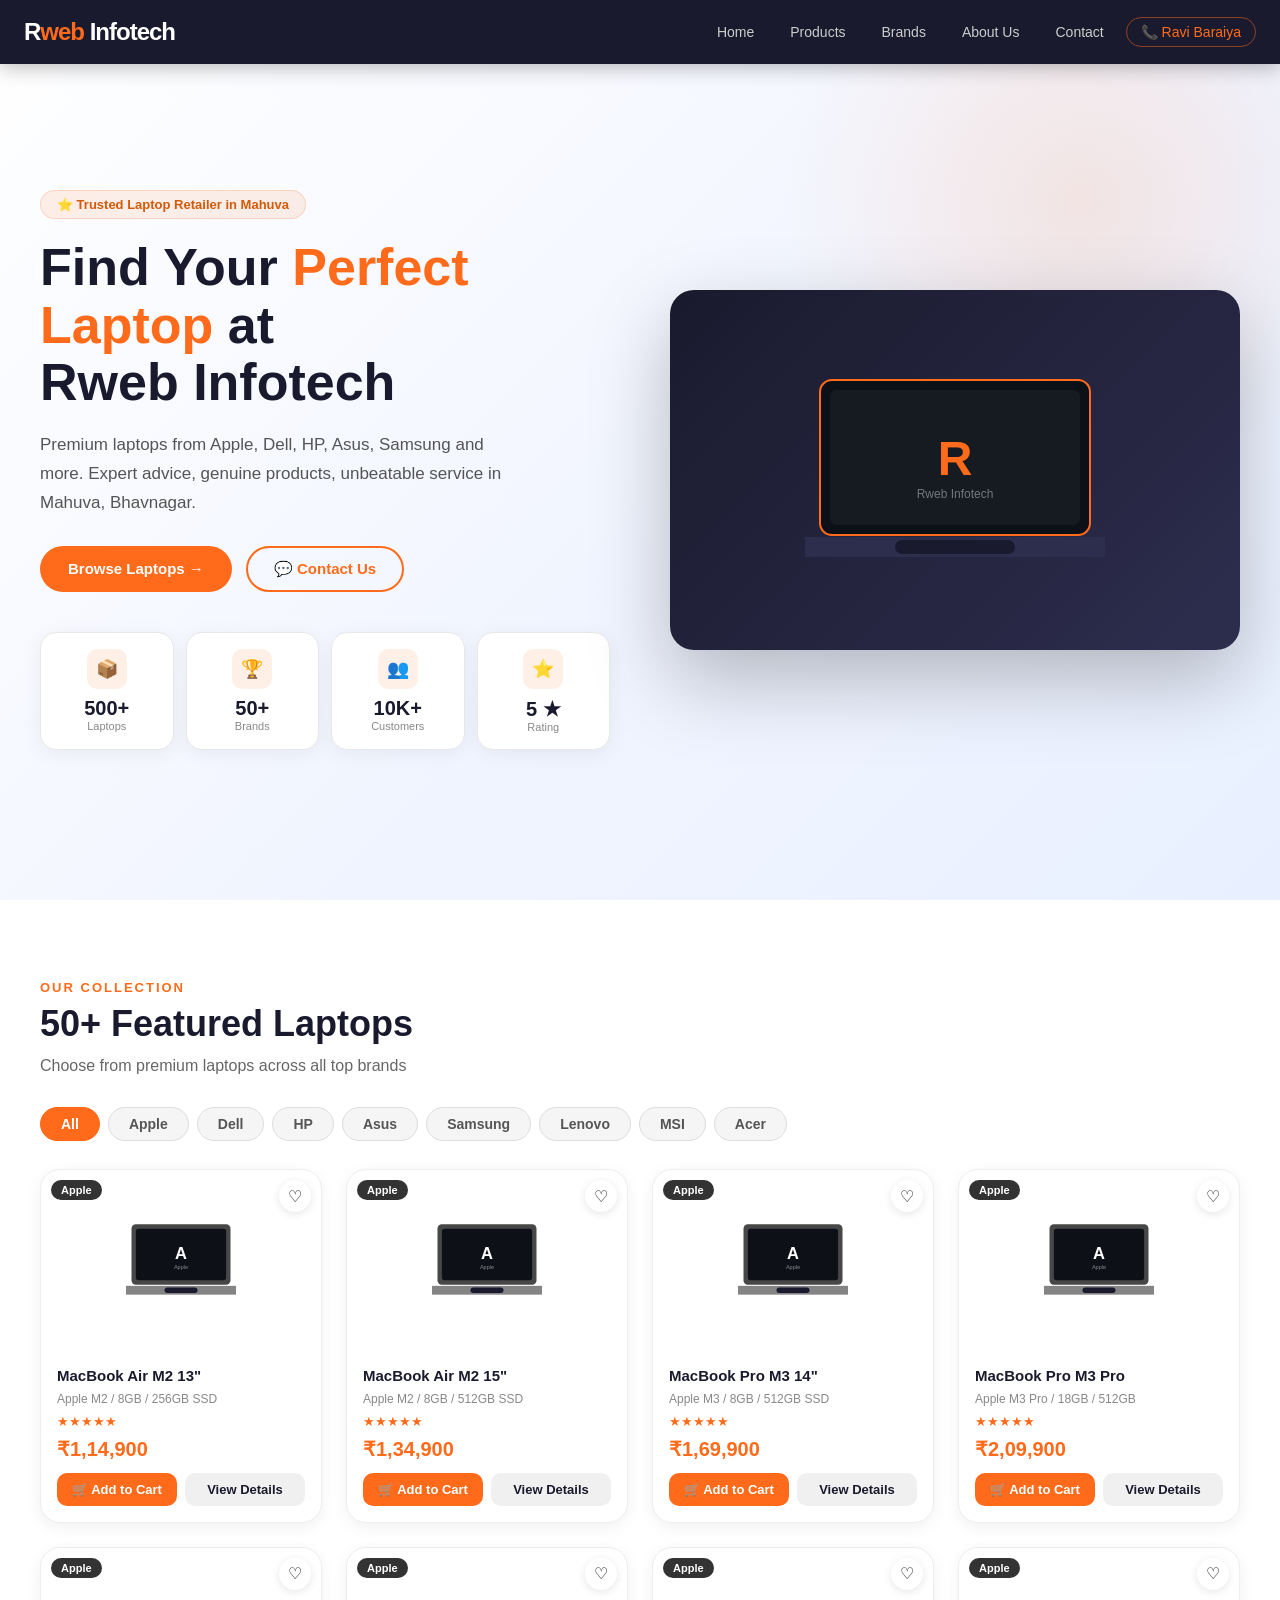
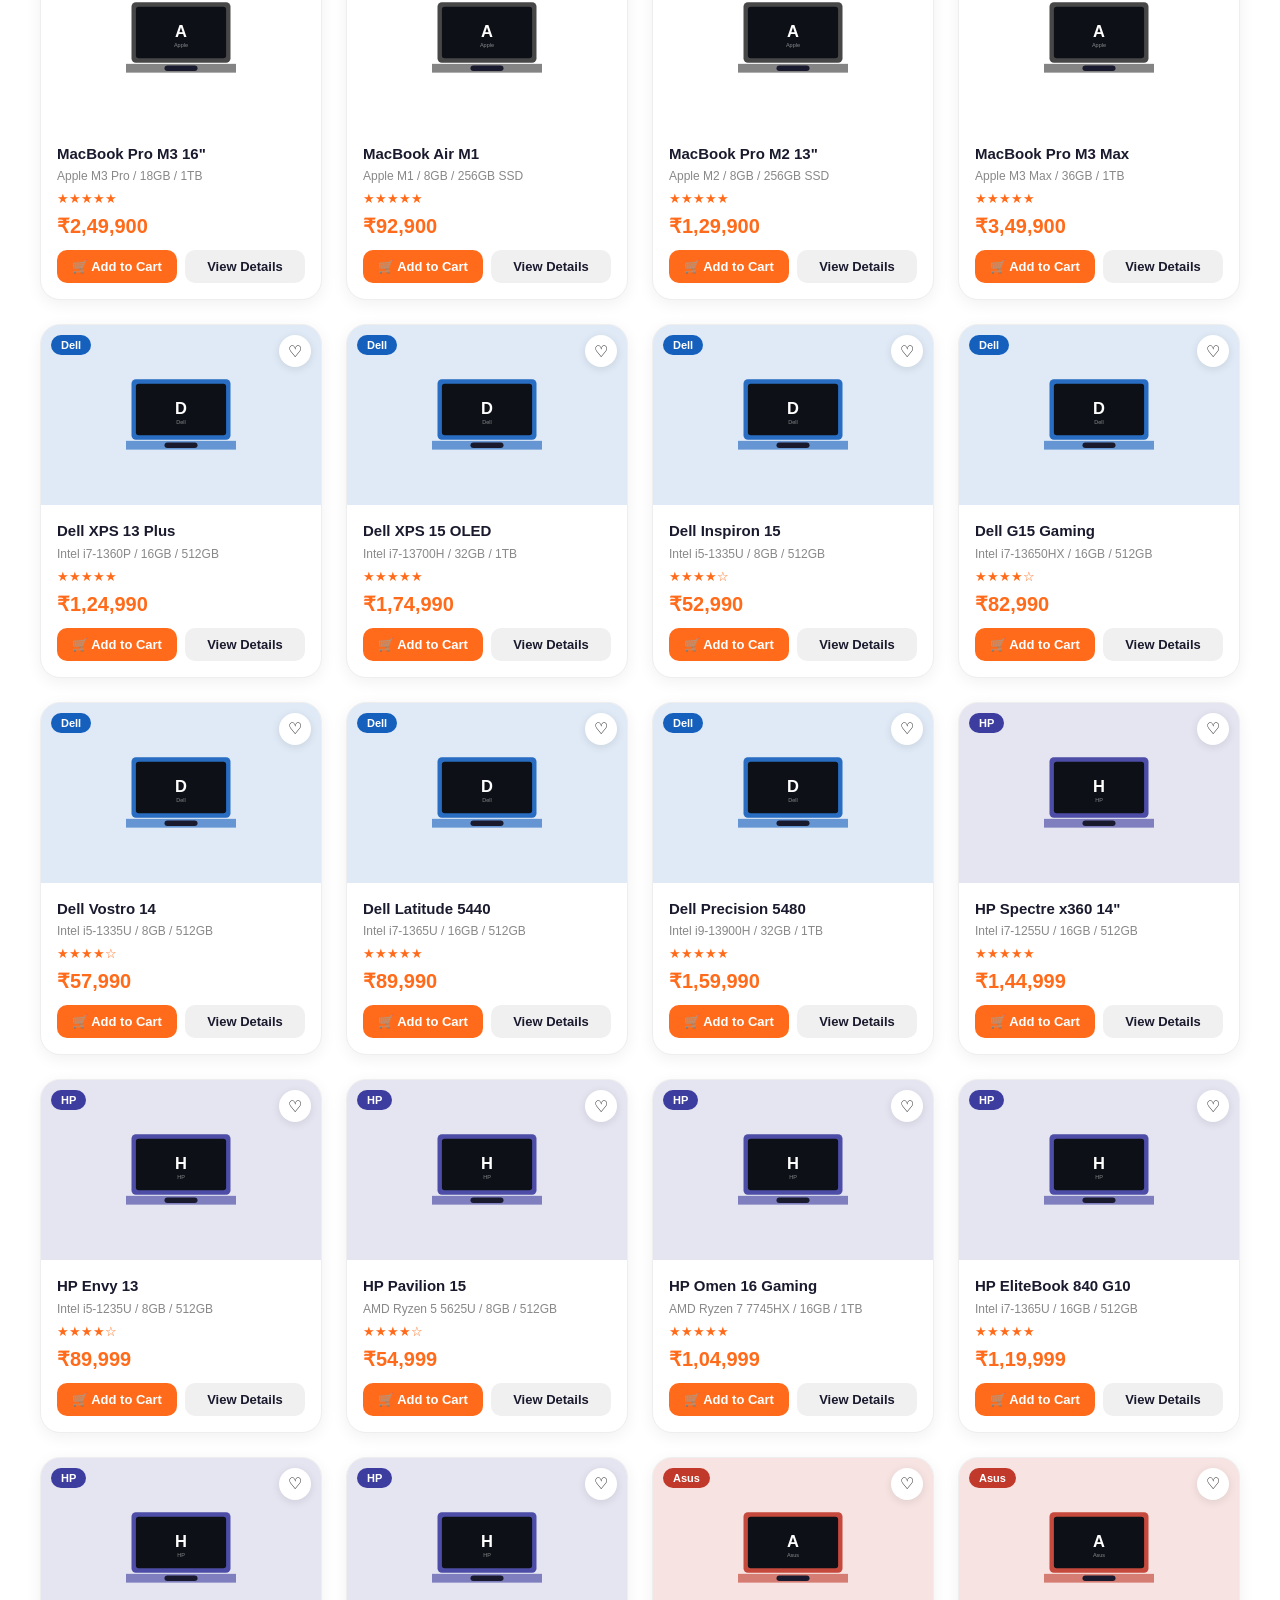
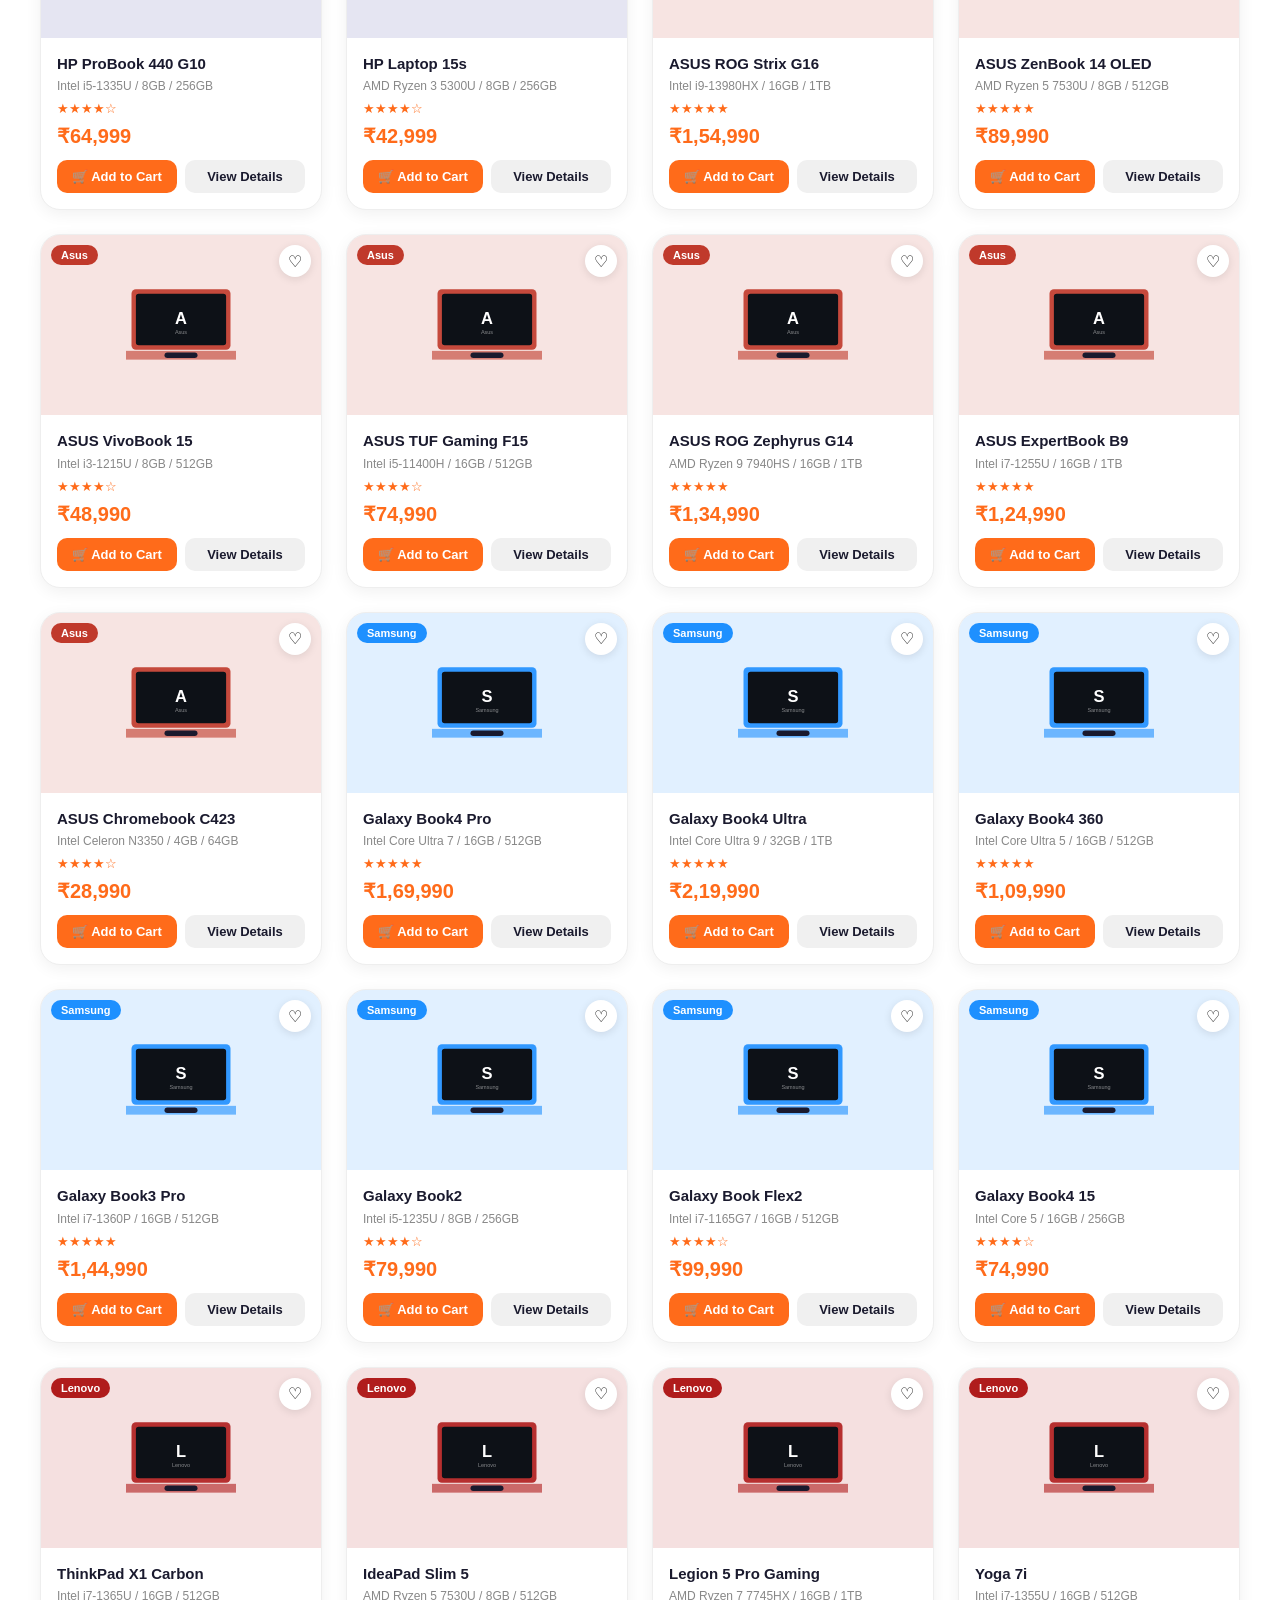
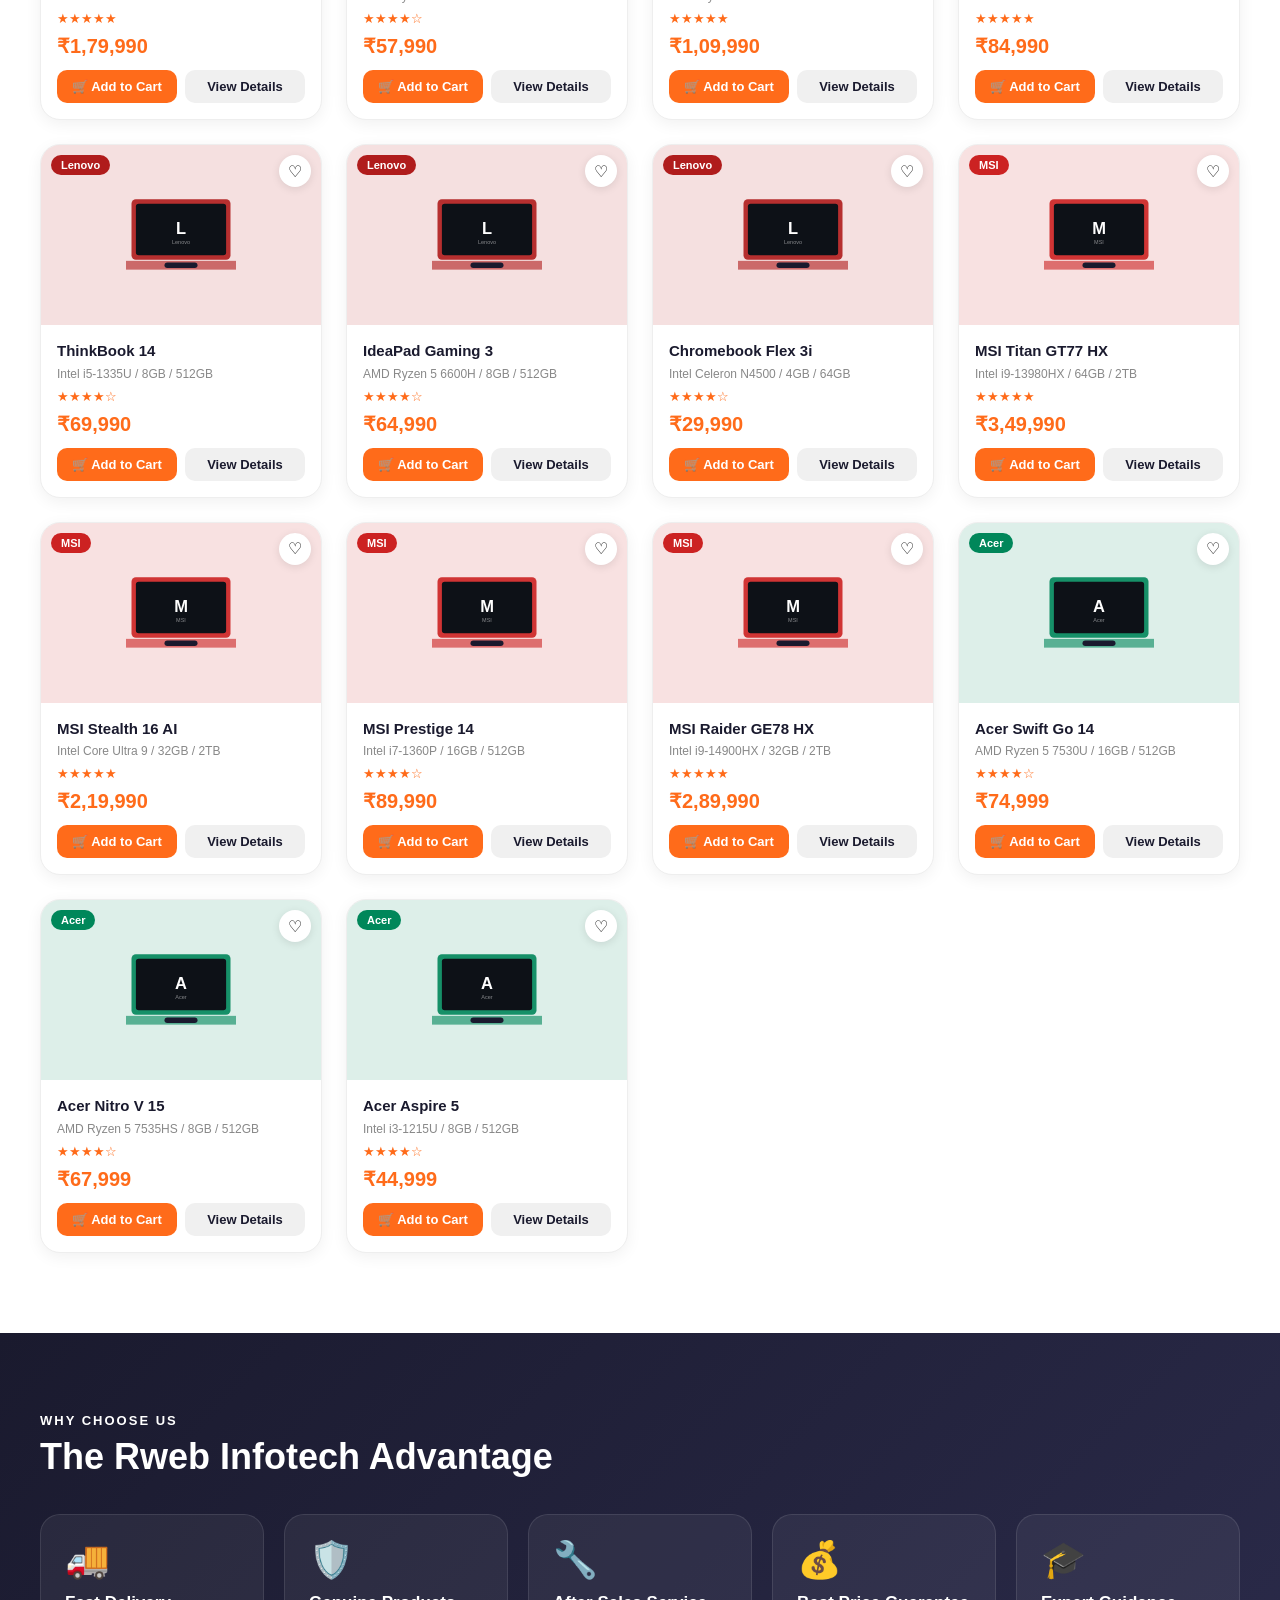
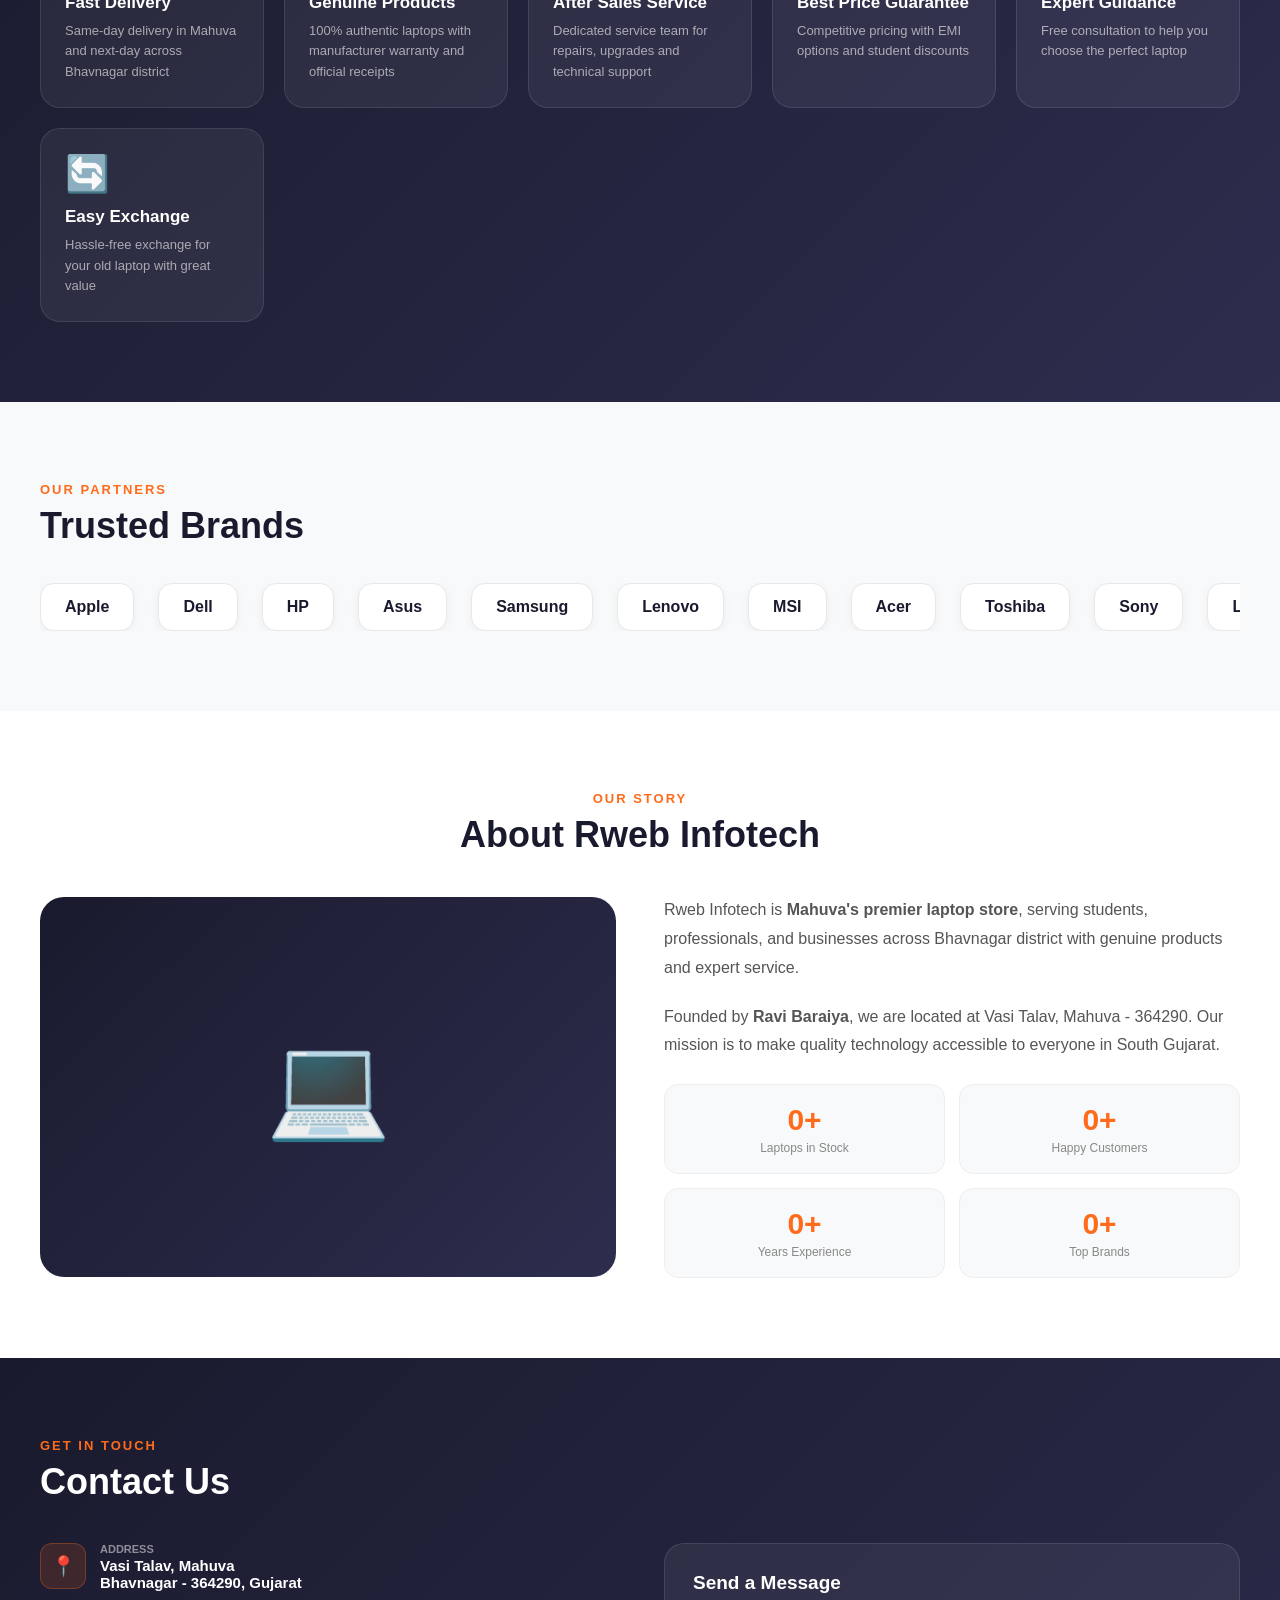
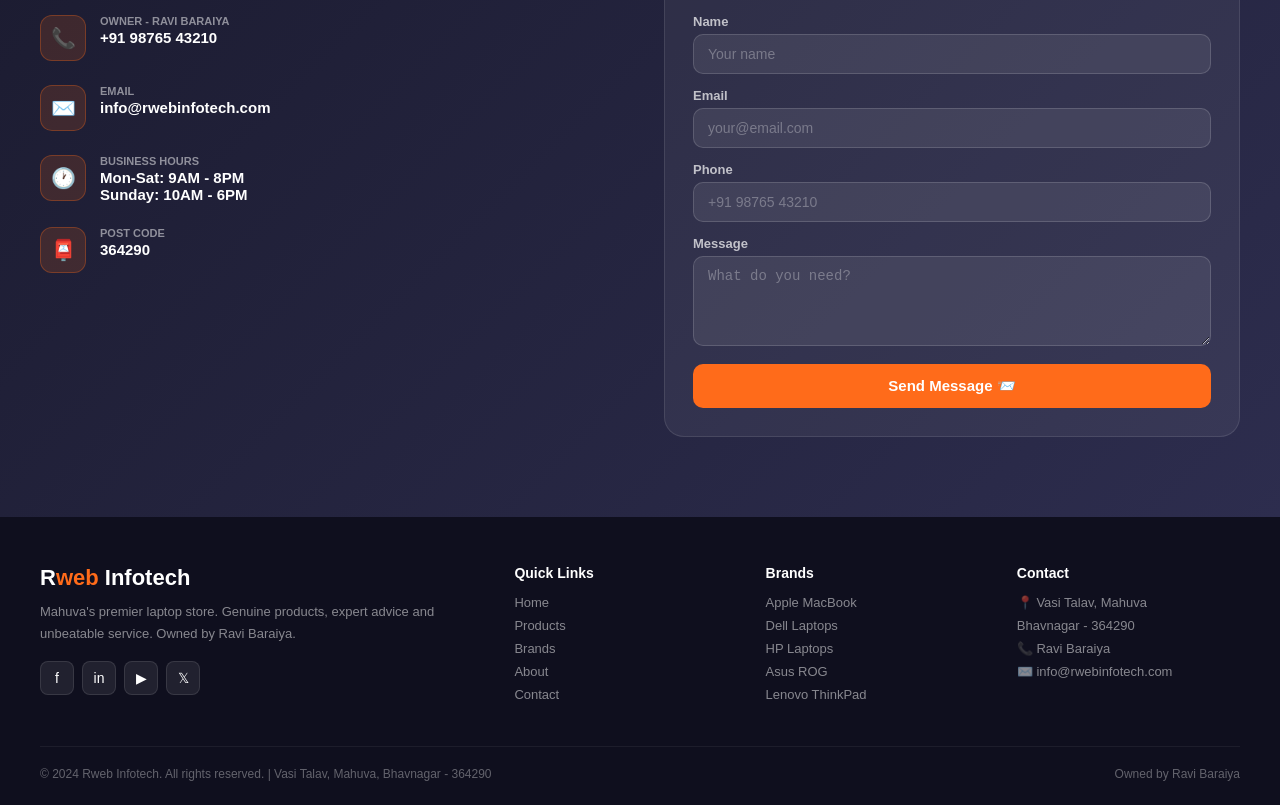
<file: src/frontend/public/rweb_infotech_offline.html>
<!DOCTYPE html>
<html lang="en">
<head>
<meta charset="UTF-8">
<meta name="viewport" content="width=device-width, initial-scale=1.0">
<title>Rweb Infotech - Mahuva's Premier Laptop Store</title>
<style>
*{margin:0;padding:0;box-sizing:border-box;}
body{font-family:'Segoe UI',Arial,sans-serif;background:#f8f9fa;color:#1a1a2e;}
a{text-decoration:none;color:inherit;}
nav{position:fixed;top:0;left:0;right:0;z-index:999;background:#1a1a2e;padding:0 24px;height:64px;display:flex;align-items:center;justify-content:space-between;box-shadow:0 2px 20px rgba(0,0,0,0.3);}
.nav-logo{font-size:24px;font-weight:900;color:#ff6b1a;letter-spacing:-1px;}
.nav-logo span{color:#fff;}
.nav-links{display:flex;gap:8px;align-items:center;}
.nav-links a{color:#ccc;font-size:14px;font-weight:500;padding:6px 14px;border-radius:20px;transition:all .2s;}
.nav-links a:hover{color:#ff6b1a;background:rgba(255,107,26,0.1);}
.nav-phone{color:#ff6b1a!important;font-size:13px;font-weight:700;padding:6px 14px;border:1px solid rgba(255,107,26,0.5);border-radius:20px;}
.hamburger{display:none;background:none;border:none;cursor:pointer;color:#fff;font-size:24px;}
.mobile-menu{display:none;background:#1a1a2e;padding:16px 24px;border-top:1px solid rgba(255,255,255,0.1);}
.mobile-menu a{display:block;color:#ccc;padding:10px 0;font-size:15px;border-bottom:1px solid rgba(255,255,255,0.05);}
@media(max-width:768px){.nav-links{display:none;}.hamburger{display:block;}.mobile-menu.open{display:block;}}
.hero{min-height:100vh;background:linear-gradient(135deg,#fff 0%,#f0f4ff 60%,#e8f0ff 100%);display:flex;align-items:center;padding:100px 24px 60px;position:relative;overflow:hidden;}
.hero-bg{position:absolute;top:-100px;right:-100px;width:600px;height:600px;background:radial-gradient(circle,rgba(255,107,26,0.12) 0%,transparent 70%);border-radius:50%;pointer-events:none;}
.hero-inner{max-width:1200px;margin:0 auto;display:grid;grid-template-columns:1fr 1fr;gap:60px;align-items:center;width:100%;position:relative;z-index:1;}
.hero-badge{display:inline-flex;align-items:center;gap:8px;background:rgba(255,107,26,0.1);color:#d45a0a;border:1px solid rgba(255,107,26,0.2);border-radius:999px;padding:6px 16px;font-size:13px;font-weight:700;margin-bottom:20px;}
.hero h1{font-size:52px;font-weight:900;line-height:1.1;margin-bottom:20px;color:#1a1a2e;}
.hero h1 span{color:#ff6b1a;}
.hero p{font-size:17px;color:#555;line-height:1.7;margin-bottom:28px;max-width:480px;}
.hero-btns{display:flex;gap:14px;flex-wrap:wrap;margin-bottom:40px;}
.btn-orange{display:inline-flex;align-items:center;gap:8px;background:#ff6b1a;color:#fff;padding:14px 28px;border-radius:999px;font-size:15px;font-weight:700;transition:all .2s;cursor:pointer;border:none;}
.btn-orange:hover{background:#e05800;transform:scale(1.03);}
.btn-outline{display:inline-flex;align-items:center;gap:8px;color:#ff6b1a;border:2px solid #ff6b1a;padding:12px 26px;border-radius:999px;font-size:15px;font-weight:700;transition:all .2s;cursor:pointer;background:transparent;}
.btn-outline:hover{background:rgba(255,107,26,0.08);}
.hero-stats{display:grid;grid-template-columns:repeat(4,1fr);gap:12px;}
.stat-card{background:#fff;border:1px solid #e8e8e8;border-radius:16px;padding:16px;text-align:center;box-shadow:0 4px 20px rgba(0,0,0,0.06);}
.stat-icon{width:40px;height:40px;background:rgba(255,107,26,0.1);border-radius:10px;display:flex;align-items:center;justify-content:center;margin:0 auto 8px;font-size:18px;}
.stat-val{font-size:20px;font-weight:900;color:#1a1a2e;}
.stat-lbl{font-size:11px;color:#888;}
section{padding:80px 24px;}
.section-inner{max-width:1200px;margin:0 auto;}
.section-label{color:#ff6b1a;font-size:13px;font-weight:700;text-transform:uppercase;letter-spacing:2px;margin-bottom:8px;}
.section-title{font-size:36px;font-weight:900;color:#1a1a2e;margin-bottom:12px;}
.section-sub{font-size:16px;color:#666;max-width:500px;}
#products{background:#fff;}
.brand-filters{display:flex;gap:8px;flex-wrap:wrap;margin:32px 0 28px;}
.filter-btn{padding:8px 20px;border-radius:999px;border:1px solid #ddd;background:#f5f5f5;color:#555;font-size:14px;font-weight:600;cursor:pointer;transition:all .2s;}
.filter-btn:hover,.filter-btn.active{background:#ff6b1a;color:#fff;border-color:#ff6b1a;}
.products-grid{display:grid;grid-template-columns:repeat(auto-fill,minmax(260px,1fr));gap:24px;}
.product-card{background:#fff;border:1px solid #eee;border-radius:20px;overflow:hidden;transition:all .25s;box-shadow:0 4px 16px rgba(0,0,0,0.06);display:flex;flex-direction:column;}
.product-card:hover{transform:translateY(-6px);box-shadow:0 16px 40px rgba(0,0,0,0.13);border-color:#ff6b1a;}
.product-img-wrap{position:relative;height:180px;display:flex;align-items:center;justify-content:center;overflow:hidden;}
.brand-tag{position:absolute;top:10px;left:10px;padding:4px 10px;border-radius:999px;font-size:11px;font-weight:700;color:#fff;}
.wishlist-btn{position:absolute;top:10px;right:10px;width:32px;height:32px;background:#fff;border-radius:50%;display:flex;align-items:center;justify-content:center;box-shadow:0 2px 8px rgba(0,0,0,0.1);cursor:pointer;font-size:16px;border:none;}
.product-body{padding:16px;flex:1;display:flex;flex-direction:column;}
.product-name{font-size:15px;font-weight:700;color:#1a1a2e;margin-bottom:6px;line-height:1.3;}
.product-spec{font-size:12px;color:#888;margin-bottom:8px;}
.product-price{font-size:20px;font-weight:900;color:#ff6b1a;margin-bottom:12px;}
.product-footer{display:flex;gap:8px;margin-top:auto;}
.btn-cart{flex:1;background:#ff6b1a;color:#fff;border:none;padding:9px;border-radius:10px;font-size:13px;font-weight:700;cursor:pointer;}
.btn-cart:hover{background:#e05800;}
.btn-view{flex:1;background:#f0f0f0;color:#1a1a2e;border:none;padding:9px;border-radius:10px;font-size:13px;font-weight:700;cursor:pointer;}
.btn-view:hover{background:#ddd;}
.rating{color:#ff6b1a;font-size:13px;margin-bottom:8px;}
.modal-overlay{display:none;position:fixed;inset:0;background:rgba(0,0,0,0.6);z-index:9999;align-items:center;justify-content:center;padding:16px;}
.modal-overlay.open{display:flex;}
.modal{background:#fff;border-radius:24px;max-width:760px;width:100%;max-height:90vh;overflow-y:auto;}
.modal-header{padding:24px 24px 0;display:flex;justify-content:space-between;align-items:center;}
.modal-header h2{font-size:20px;font-weight:800;color:#1a1a2e;}
.modal-close{width:36px;height:36px;background:#f0f0f0;border:none;border-radius:50%;cursor:pointer;font-size:18px;}
.modal-body{padding:24px;}
.modal-main{background:#f8f9fa;border-radius:16px;height:200px;display:flex;align-items:center;justify-content:center;margin-bottom:12px;}
.modal-thumbs{display:grid;grid-template-columns:repeat(4,1fr);gap:8px;margin-bottom:20px;}
.modal-thumb{background:#f8f9fa;border-radius:10px;height:80px;display:flex;align-items:center;justify-content:center;cursor:pointer;border:2px solid transparent;transition:border-color .2s;flex-direction:column;gap:4px;}
.modal-thumb.active{border-color:#ff6b1a;}
.thumb-label{font-size:10px;color:#888;}
.modal-price{font-size:28px;font-weight:900;color:#ff6b1a;margin-bottom:16px;}
.modal-specs{display:grid;grid-template-columns:1fr 1fr;gap:10px;}
.spec-item{background:#f8f9fa;border-radius:10px;padding:12px;}
.spec-label{font-size:11px;font-weight:700;text-transform:uppercase;color:#888;margin-bottom:2px;}
.spec-val{font-size:13px;font-weight:700;color:#1a1a2e;}
.modal-btns{display:flex;gap:12px;margin-top:20px;}
#features{background:linear-gradient(135deg,#1a1a2e 0%,#2d2d4e 100%);}
#features .section-title,#features .section-label{color:#fff;}
.features-grid{display:grid;grid-template-columns:repeat(auto-fit,minmax(220px,1fr));gap:20px;margin-top:36px;}
.feature-card{background:rgba(255,255,255,0.06);border:1px solid rgba(255,255,255,0.1);border-radius:20px;padding:24px;transition:all .2s;}
.feature-card:hover{background:rgba(255,107,26,0.1);border-color:rgba(255,107,26,0.4);transform:translateY(-4px);}
.feature-icon{font-size:36px;margin-bottom:12px;}
.feature-title{font-size:17px;font-weight:800;color:#fff;margin-bottom:8px;}
.feature-desc{font-size:13px;color:rgba(255,255,255,0.6);line-height:1.6;}
#brands{background:#f8f9fa;}
.brands-scroll{overflow:hidden;margin-top:36px;}
.brands-track{display:flex;gap:24px;animation:scroll-brands 20s linear infinite;width:max-content;}
.brand-pill{background:#fff;border:1px solid #e8e8e8;border-radius:14px;padding:14px 24px;font-size:16px;font-weight:800;color:#1a1a2e;white-space:nowrap;box-shadow:0 2px 10px rgba(0,0,0,0.05);}
@keyframes scroll-brands{0%{transform:translateX(0);}100%{transform:translateX(-50%);}}
#about{background:#fff;}
.about-grid{display:grid;grid-template-columns:1fr 1fr;gap:48px;align-items:center;margin-top:40px;}
.about-img-box{background:linear-gradient(135deg,#1a1a2e,#2d2d4e);border-radius:24px;height:380px;display:flex;align-items:center;justify-content:center;font-size:100px;}
.about-text p{font-size:16px;color:#555;line-height:1.8;margin-bottom:20px;}
.about-counters{display:grid;grid-template-columns:1fr 1fr;gap:14px;margin-top:24px;}
.counter-card{background:#f8f9fa;border-radius:14px;padding:18px;text-align:center;border:1px solid #eee;}
.counter-val{font-size:30px;font-weight:900;color:#ff6b1a;}
.counter-lbl{font-size:12px;color:#888;margin-top:4px;}
@media(max-width:768px){.about-grid{grid-template-columns:1fr;}.hero-inner{grid-template-columns:1fr;}.hero h1{font-size:36px;}.hero-stats{grid-template-columns:repeat(2,1fr);}}
#contact{background:linear-gradient(135deg,#1a1a2e 0%,#2d2d4e 100%);}
#contact .section-title{color:#fff;}
#contact .section-label{color:#ff6b1a;}
.contact-grid{display:grid;grid-template-columns:1fr 1fr;gap:48px;margin-top:40px;}
.contact-item{display:flex;align-items:flex-start;gap:14px;margin-bottom:24px;}
.contact-icon{width:46px;height:46px;background:rgba(255,107,26,0.15);border:1px solid rgba(255,107,26,0.3);border-radius:12px;display:flex;align-items:center;justify-content:center;font-size:20px;flex-shrink:0;}
.contact-detail .lbl{font-size:11px;color:rgba(255,255,255,0.5);text-transform:uppercase;font-weight:700;}
.contact-detail .val{font-size:15px;color:#fff;font-weight:600;margin-top:2px;}
.contact-form-box{background:rgba(255,255,255,0.06);border:1px solid rgba(255,255,255,0.1);border-radius:20px;padding:28px;}
.contact-form-box h3{font-size:19px;font-weight:800;color:#fff;margin-bottom:20px;}
.form-group{margin-bottom:14px;}
.form-group label{font-size:13px;color:rgba(255,255,255,0.7);font-weight:600;display:block;margin-bottom:5px;}
.form-input{width:100%;background:rgba(255,255,255,0.08);border:1px solid rgba(255,255,255,0.15);border-radius:10px;padding:11px 14px;color:#fff;font-size:14px;outline:none;}
.form-input::placeholder{color:rgba(255,255,255,0.3);}
.form-input:focus{border-color:#ff6b1a;}
textarea.form-input{resize:vertical;min-height:90px;}
.form-submit{width:100%;background:#ff6b1a;color:#fff;border:none;padding:13px;border-radius:10px;font-size:15px;font-weight:700;cursor:pointer;}
.form-submit:hover{background:#e05800;}
.form-success{display:none;background:rgba(34,197,94,0.1);border:1px solid rgba(34,197,94,0.3);border-radius:10px;padding:14px;color:#4ade80;font-weight:600;text-align:center;margin-top:14px;}
@media(max-width:768px){.contact-grid{grid-template-columns:1fr;}}
footer{background:#0f0f1e;padding:48px 24px 24px;}
.footer-inner{max-width:1200px;margin:0 auto;}
.footer-grid{display:grid;grid-template-columns:2fr 1fr 1fr 1fr;gap:28px;margin-bottom:36px;}
.footer-logo{font-size:22px;font-weight:900;color:#ff6b1a;margin-bottom:10px;}
.footer-logo span{color:#fff;}
.footer-brand p{font-size:13px;color:rgba(255,255,255,0.5);line-height:1.7;}
.footer-social{display:flex;gap:8px;margin-top:16px;}
.social-btn{width:34px;height:34px;background:rgba(255,255,255,0.08);border-radius:8px;display:flex;align-items:center;justify-content:center;color:#fff;font-size:14px;border:1px solid rgba(255,255,255,0.1);cursor:pointer;}
.social-btn:hover{background:#ff6b1a;}
.footer-col h4{font-size:14px;font-weight:700;color:#fff;margin-bottom:14px;}
.footer-col a{display:block;font-size:13px;color:rgba(255,255,255,0.5);margin-bottom:8px;}
.footer-col a:hover{color:#ff6b1a;}
.footer-bottom{border-top:1px solid rgba(255,255,255,0.06);padding-top:20px;display:flex;justify-content:space-between;flex-wrap:wrap;gap:10px;}
.footer-bottom p{font-size:12px;color:rgba(255,255,255,0.35);}
@media(max-width:768px){.footer-grid{grid-template-columns:1fr 1fr;}}
@media(max-width:480px){.footer-grid{grid-template-columns:1fr;}}
.scroll-top{position:fixed;bottom:24px;right:24px;width:44px;height:44px;background:#ff6b1a;color:#fff;border:none;border-radius:50%;font-size:20px;cursor:pointer;display:none;align-items:center;justify-content:center;box-shadow:0 4px 16px rgba(255,107,26,0.4);z-index:999;}
.scroll-top.show{display:flex;}
.toast{position:fixed;bottom:80px;right:24px;background:#1a1a2e;color:#fff;padding:12px 20px;border-radius:12px;font-size:14px;font-weight:600;z-index:9999;transform:translateY(20px);opacity:0;transition:all .3s;pointer-events:none;border-left:3px solid #ff6b1a;}
.toast.show{transform:translateY(0);opacity:1;}
</style>
</head>
<body>

<nav>
  <div class="nav-logo"><span>R</span>web <span style="color:#fff">Infotech</span></div>
  <div class="nav-links">
    <a href="#home">Home</a><a href="#products">Products</a><a href="#brands">Brands</a><a href="#about">About Us</a><a href="#contact">Contact</a>
    <a class="nav-phone" href="tel:+919876543210">📞 Ravi Baraiya</a>
  </div>
  <button class="hamburger" onclick="document.getElementById('mm').classList.toggle('open')">☰</button>
</nav>
<div class="mobile-menu" id="mm">
  <a href="#home">Home</a><a href="#products">Products</a><a href="#brands">Brands</a><a href="#about">About Us</a><a href="#contact">Contact</a>
  <a href="tel:+919876543210" style="color:#ff6b1a;font-weight:700">📞 Ravi Baraiya</a>
</div>

<!-- HERO -->
<div class="hero" id="home">
  <div class="hero-bg"></div>
  <div class="hero-inner">
    <div>
      <div class="hero-badge">⭐ Trusted Laptop Retailer in Mahuva</div>
      <h1>Find Your <span>Perfect<br>Laptop</span> at<br>Rweb Infotech</h1>
      <p>Premium laptops from Apple, Dell, HP, Asus, Samsung and more. Expert advice, genuine products, unbeatable service in Mahuva, Bhavnagar.</p>
      <div class="hero-btns">
        <a href="#products" class="btn-orange">Browse Laptops →</a>
        <a href="#contact" class="btn-outline">💬 Contact Us</a>
      </div>
      <div class="hero-stats">
        <div class="stat-card"><div class="stat-icon">📦</div><div class="stat-val">500+</div><div class="stat-lbl">Laptops</div></div>
        <div class="stat-card"><div class="stat-icon">🏆</div><div class="stat-val">50+</div><div class="stat-lbl">Brands</div></div>
        <div class="stat-card"><div class="stat-icon">👥</div><div class="stat-val">10K+</div><div class="stat-lbl">Customers</div></div>
        <div class="stat-card"><div class="stat-icon">⭐</div><div class="stat-val">5 ★</div><div class="stat-lbl">Rating</div></div>
      </div>
    </div>
    <div style="background:linear-gradient(135deg,#1a1a2e,#2d2d4e);border-radius:24px;height:360px;display:flex;align-items:center;justify-content:center;box-shadow:0 30px 80px rgba(0,0,0,0.25);">
      <svg width="300" height="200" viewBox="0 0 300 200">
        <rect x="15" y="10" width="270" height="155" rx="12" fill="#0d1117" stroke="#ff6b1a" stroke-width="2"/>
        <rect x="25" y="20" width="250" height="135" rx="7" fill="#161b22"/>
        <text x="150" y="105" text-anchor="middle" fill="#ff6b1a" font-size="48" font-weight="900" font-family="Arial">R</text>
        <text x="150" y="128" text-anchor="middle" fill="rgba(255,255,255,0.4)" font-size="12" font-family="Arial">Rweb Infotech</text>
        <rect x="0" y="167" width="300" height="20" rx="0" fill="#2d2d4e"/>
        <rect x="90" y="170" width="120" height="14" rx="7" fill="#1a1a2e"/>
      </svg>
    </div>
  </div>
</div>

<!-- PRODUCTS -->
<section id="products">
  <div class="section-inner">
    <div class="section-label">Our Collection</div>
    <div class="section-title">50+ Featured Laptops</div>
    <div class="section-sub">Choose from premium laptops across all top brands</div>
    <div class="brand-filters">
      <button class="filter-btn active" onclick="filterBrand('All',this)">All</button>
      <button class="filter-btn" onclick="filterBrand('Apple',this)">Apple</button>
      <button class="filter-btn" onclick="filterBrand('Dell',this)">Dell</button>
      <button class="filter-btn" onclick="filterBrand('HP',this)">HP</button>
      <button class="filter-btn" onclick="filterBrand('Asus',this)">Asus</button>
      <button class="filter-btn" onclick="filterBrand('Samsung',this)">Samsung</button>
      <button class="filter-btn" onclick="filterBrand('Lenovo',this)">Lenovo</button>
      <button class="filter-btn" onclick="filterBrand('MSI',this)">MSI</button>
      <button class="filter-btn" onclick="filterBrand('Acer',this)">Acer</button>
    </div>
    <div class="products-grid" id="grid"></div>
  </div>
</section>

<!-- FEATURES -->
<section id="features">
  <div class="section-inner">
    <div class="section-label">Why Choose Us</div>
    <div class="section-title" style="color:#fff">The Rweb Infotech Advantage</div>
    <div class="features-grid">
      <div class="feature-card"><div class="feature-icon">🚚</div><div class="feature-title">Fast Delivery</div><div class="feature-desc">Same-day delivery in Mahuva and next-day across Bhavnagar district</div></div>
      <div class="feature-card"><div class="feature-icon">🛡️</div><div class="feature-title">Genuine Products</div><div class="feature-desc">100% authentic laptops with manufacturer warranty and official receipts</div></div>
      <div class="feature-card"><div class="feature-icon">🔧</div><div class="feature-title">After Sales Service</div><div class="feature-desc">Dedicated service team for repairs, upgrades and technical support</div></div>
      <div class="feature-card"><div class="feature-icon">💰</div><div class="feature-title">Best Price Guarantee</div><div class="feature-desc">Competitive pricing with EMI options and student discounts</div></div>
      <div class="feature-card"><div class="feature-icon">🎓</div><div class="feature-title">Expert Guidance</div><div class="feature-desc">Free consultation to help you choose the perfect laptop</div></div>
      <div class="feature-card"><div class="feature-icon">🔄</div><div class="feature-title">Easy Exchange</div><div class="feature-desc">Hassle-free exchange for your old laptop with great value</div></div>
    </div>
  </div>
</section>

<!-- BRANDS -->
<section id="brands">
  <div class="section-inner">
    <div class="section-label">Our Partners</div>
    <div class="section-title">Trusted Brands</div>
    <div class="brands-scroll"><div class="brands-track" id="btrack"></div></div>
  </div>
</section>

<!-- ABOUT -->
<section id="about">
  <div class="section-inner">
    <div style="text-align:center"><div class="section-label">Our Story</div><div class="section-title">About Rweb Infotech</div></div>
    <div class="about-grid">
      <div class="about-img-box">💻</div>
      <div class="about-text">
        <p>Rweb Infotech is <strong>Mahuva's premier laptop store</strong>, serving students, professionals, and businesses across Bhavnagar district with genuine products and expert service.</p>
        <p>Founded by <strong>Ravi Baraiya</strong>, we are located at Vasi Talav, Mahuva - 364290. Our mission is to make quality technology accessible to everyone in South Gujarat.</p>
        <div class="about-counters">
          <div class="counter-card"><div class="counter-val" data-target="500">0+</div><div class="counter-lbl">Laptops in Stock</div></div>
          <div class="counter-card"><div class="counter-val" data-target="10000">0+</div><div class="counter-lbl">Happy Customers</div></div>
          <div class="counter-card"><div class="counter-val" data-target="8">0+</div><div class="counter-lbl">Years Experience</div></div>
          <div class="counter-card"><div class="counter-val" data-target="50">0+</div><div class="counter-lbl">Top Brands</div></div>
        </div>
      </div>
    </div>
  </div>
</section>

<!-- CONTACT -->
<section id="contact">
  <div class="section-inner">
    <div class="section-label">Get In Touch</div>
    <div class="section-title">Contact Us</div>
    <div class="contact-grid">
      <div>
        <div class="contact-item"><div class="contact-icon">📍</div><div class="contact-detail"><div class="lbl">Address</div><div class="val">Vasi Talav, Mahuva<br>Bhavnagar - 364290, Gujarat</div></div></div>
        <div class="contact-item"><div class="contact-icon">📞</div><div class="contact-detail"><div class="lbl">Owner - Ravi Baraiya</div><div class="val">+91 98765 43210</div></div></div>
        <div class="contact-item"><div class="contact-icon">✉️</div><div class="contact-detail"><div class="lbl">Email</div><div class="val">info@rwebinfotech.com</div></div></div>
        <div class="contact-item"><div class="contact-icon">🕐</div><div class="contact-detail"><div class="lbl">Business Hours</div><div class="val">Mon-Sat: 9AM - 8PM<br>Sunday: 10AM - 6PM</div></div></div>
        <div class="contact-item"><div class="contact-icon">📮</div><div class="contact-detail"><div class="lbl">Post Code</div><div class="val">364290</div></div></div>
      </div>
      <div class="contact-form-box">
        <h3>Send a Message</h3>
        <form onsubmit="submitForm(event)">
          <div class="form-group"><label>Name</label><input type="text" class="form-input" placeholder="Your name" required></div>
          <div class="form-group"><label>Email</label><input type="email" class="form-input" placeholder="your@email.com" required></div>
          <div class="form-group"><label>Phone</label><input type="tel" class="form-input" placeholder="+91 98765 43210"></div>
          <div class="form-group"><label>Message</label><textarea class="form-input" placeholder="What do you need?"></textarea></div>
          <button type="submit" class="form-submit">Send Message 📨</button>
          <div class="form-success" id="fsuccess">✅ Message sent! We will contact you soon.</div>
        </form>
      </div>
    </div>
  </div>
</section>

<!-- FOOTER -->
<footer>
  <div class="footer-inner">
    <div class="footer-grid">
      <div class="footer-brand">
        <div class="footer-logo"><span>R</span>web <span>Infotech</span></div>
        <p>Mahuva's premier laptop store. Genuine products, expert advice and unbeatable service. Owned by Ravi Baraiya.</p>
        <div class="footer-social">
          <div class="social-btn">f</div><div class="social-btn">in</div><div class="social-btn">▶</div><div class="social-btn">𝕏</div>
        </div>
      </div>
      <div class="footer-col"><h4>Quick Links</h4><a href="#home">Home</a><a href="#products">Products</a><a href="#brands">Brands</a><a href="#about">About</a><a href="#contact">Contact</a></div>
      <div class="footer-col"><h4>Brands</h4><a href="#">Apple MacBook</a><a href="#">Dell Laptops</a><a href="#">HP Laptops</a><a href="#">Asus ROG</a><a href="#">Lenovo ThinkPad</a></div>
      <div class="footer-col"><h4>Contact</h4><a href="#">📍 Vasi Talav, Mahuva</a><a href="#">Bhavnagar - 364290</a><a href="tel:+919876543210">📞 Ravi Baraiya</a><a href="#">✉️ info@rwebinfotech.com</a></div>
    </div>
    <div class="footer-bottom">
      <p>© 2024 Rweb Infotech. All rights reserved. | Vasi Talav, Mahuva, Bhavnagar - 364290</p>
      <p>Owned by Ravi Baraiya</p>
    </div>
  </div>
</footer>

<button class="scroll-top" id="stbtn" onclick="window.scrollTo({top:0,behavior:'smooth'})">↑</button>
<div class="toast" id="toast"></div>

<!-- MODAL -->
<div class="modal-overlay" id="overlay" onclick="if(event.target===this)closeModal()">
  <div class="modal">
    <div class="modal-header"><h2 id="mTitle">Details</h2><button class="modal-close" onclick="closeModal()">✕</button></div>
    <div class="modal-body">
      <div class="modal-main" id="mMain"></div>
      <div class="modal-thumbs" id="mThumbs"></div>
      <div class="modal-price" id="mPrice"></div>
      <div class="modal-specs" id="mSpecs"></div>
      <div class="modal-btns">
        <button class="btn-cart" style="flex:1;padding:13px;font-size:15px" onclick="addCart()">🛒 Add to Cart</button>
        <button class="btn-view" style="flex:1;padding:13px;font-size:15px" onclick="closeModal()">Close</button>
      </div>
    </div>
  </div>
</div>

<script>
const laptops=[
{id:1,brand:'Apple',name:'MacBook Air M2 13"',price:'₹1,14,900',spec:'Apple M2 / 8GB / 256GB SSD',r:5,proc:'Apple M2 8-core',ram:'8GB Unified',stor:'256GB SSD',disp:'13.6" Liquid Retina 2560x1664',bat:'18 hrs',wt:'1.24 kg',os:'macOS Ventura',ports:'2x USB-C, MagSafe'},
{id:2,brand:'Apple',name:'MacBook Air M2 15"',price:'₹1,34,900',spec:'Apple M2 / 8GB / 512GB SSD',r:5,proc:'Apple M2 8-core',ram:'8GB Unified',stor:'512GB SSD',disp:'15.3" Liquid Retina 2880x1864',bat:'18 hrs',wt:'1.51 kg',os:'macOS Ventura',ports:'2x USB-C, MagSafe'},
{id:3,brand:'Apple',name:'MacBook Pro M3 14"',price:'₹1,69,900',spec:'Apple M3 / 8GB / 512GB SSD',r:5,proc:'Apple M3 8-core CPU',ram:'8GB Unified',stor:'512GB SSD',disp:'14.2" Liquid Retina XDR',bat:'22 hrs',wt:'1.55 kg',os:'macOS Sonoma',ports:'3x Thunderbolt 4, HDMI, SD'},
{id:4,brand:'Apple',name:'MacBook Pro M3 Pro',price:'₹2,09,900',spec:'Apple M3 Pro / 18GB / 512GB',r:5,proc:'Apple M3 Pro 11-core',ram:'18GB Unified',stor:'512GB SSD',disp:'14.2" Liquid Retina XDR',bat:'18 hrs',wt:'1.61 kg',os:'macOS Sonoma',ports:'3x TB4, HDMI, SD, MagSafe'},
{id:5,brand:'Apple',name:'MacBook Pro M3 16"',price:'₹2,49,900',spec:'Apple M3 Pro / 18GB / 1TB',r:5,proc:'Apple M3 Pro 11-core',ram:'18GB Unified',stor:'1TB SSD',disp:'16.2" Liquid Retina XDR',bat:'22 hrs',wt:'2.14 kg',os:'macOS Sonoma',ports:'3x TB4, HDMI, SD, MagSafe'},
{id:6,brand:'Apple',name:'MacBook Air M1',price:'₹92,900',spec:'Apple M1 / 8GB / 256GB SSD',r:5,proc:'Apple M1 8-core',ram:'8GB Unified',stor:'256GB SSD',disp:'13.3" Retina 2560x1600',bat:'18 hrs',wt:'1.29 kg',os:'macOS Ventura',ports:'2x USB-C, MagSafe'},
{id:7,brand:'Apple',name:'MacBook Pro M2 13"',price:'₹1,29,900',spec:'Apple M2 / 8GB / 256GB SSD',r:5,proc:'Apple M2 8-core',ram:'8GB Unified',stor:'256GB SSD',disp:'13.3" Retina 2560x1600',bat:'20 hrs',wt:'1.4 kg',os:'macOS Ventura',ports:'2x TB4, MagSafe'},
{id:8,brand:'Apple',name:'MacBook Pro M3 Max',price:'₹3,49,900',spec:'Apple M3 Max / 36GB / 1TB',r:5,proc:'Apple M3 Max 16-core',ram:'36GB Unified',stor:'1TB SSD',disp:'16.2" Liquid Retina XDR',bat:'22 hrs',wt:'2.23 kg',os:'macOS Sonoma',ports:'3x TB4, HDMI, SD, MagSafe'},
{id:9,brand:'Dell',name:'Dell XPS 13 Plus',price:'₹1,24,990',spec:'Intel i7-1360P / 16GB / 512GB',r:5,proc:'Intel Core i7-1360P',ram:'16GB LPDDR5',stor:'512GB NVMe SSD',disp:'13.4" OLED Touch 2.8K',bat:'12 hrs',wt:'1.27 kg',os:'Windows 11 Home',ports:'2x TB4, USB-A'},
{id:10,brand:'Dell',name:'Dell XPS 15 OLED',price:'₹1,74,990',spec:'Intel i7-13700H / 32GB / 1TB',r:5,proc:'Intel Core i7-13700H',ram:'32GB DDR5',stor:'1TB NVMe SSD',disp:'15.6" OLED 3.5K Touch',bat:'13 hrs',wt:'1.86 kg',os:'Windows 11 Home',ports:'2x TB4, USB-A, SD'},
{id:11,brand:'Dell',name:'Dell Inspiron 15',price:'₹52,990',spec:'Intel i5-1335U / 8GB / 512GB',r:4,proc:'Intel Core i5-1335U',ram:'8GB DDR4',stor:'512GB SSD',disp:'15.6" FHD 1920x1080',bat:'8 hrs',wt:'1.65 kg',os:'Windows 11 Home',ports:'USB-A, USB-C, HDMI, SD'},
{id:12,brand:'Dell',name:'Dell G15 Gaming',price:'₹82,990',spec:'Intel i7-13650HX / 16GB / 512GB',r:4,proc:'Intel Core i7-13650HX',ram:'16GB DDR5',stor:'512GB SSD',disp:'15.6" FHD 165Hz',bat:'5 hrs',wt:'2.58 kg',os:'Windows 11 Home',ports:'USB-A, USB-C, HDMI, LAN'},
{id:13,brand:'Dell',name:'Dell Vostro 14',price:'₹57,990',spec:'Intel i5-1335U / 8GB / 512GB',r:4,proc:'Intel Core i5-1335U',ram:'8GB DDR4',stor:'512GB SSD',disp:'14" FHD Anti-glare',bat:'10 hrs',wt:'1.54 kg',os:'Windows 11 Pro',ports:'USB-A, USB-C, HDMI, RJ45'},
{id:14,brand:'Dell',name:'Dell Latitude 5440',price:'₹89,990',spec:'Intel i7-1365U / 16GB / 512GB',r:5,proc:'Intel Core i7-1365U',ram:'16GB DDR4',stor:'512GB SSD',disp:'14" FHD+ 1920x1200',bat:'12 hrs',wt:'1.48 kg',os:'Windows 11 Pro',ports:'TB4, USB-A, HDMI, RJ45'},
{id:15,brand:'Dell',name:'Dell Precision 5480',price:'₹1,59,990',spec:'Intel i9-13900H / 32GB / 1TB',r:5,proc:'Intel Core i9-13900H',ram:'32GB DDR5',stor:'1TB NVMe SSD',disp:'14" FHD+',bat:'8 hrs',wt:'1.58 kg',os:'Windows 11 Pro',ports:'TB4, USB-A, HDMI, SD'},
{id:16,brand:'HP',name:'HP Spectre x360 14"',price:'₹1,44,999',spec:'Intel i7-1255U / 16GB / 512GB',r:5,proc:'Intel Core i7-1255U',ram:'16GB LPDDR4x',stor:'512GB NVMe SSD',disp:'14" 2.8K OLED Touch 120Hz',bat:'17 hrs',wt:'1.54 kg',os:'Windows 11 Home',ports:'2x TB4, USB-A, microSD'},
{id:17,brand:'HP',name:'HP Envy 13',price:'₹89,999',spec:'Intel i5-1235U / 8GB / 512GB',r:4,proc:'Intel Core i5-1235U',ram:'8GB DDR4',stor:'512GB SSD',disp:'13.3" FHD OLED Touch',bat:'12 hrs',wt:'1.27 kg',os:'Windows 11 Home',ports:'USB-C, USB-A, HDMI, microSD'},
{id:18,brand:'HP',name:'HP Pavilion 15',price:'₹54,999',spec:'AMD Ryzen 5 5625U / 8GB / 512GB',r:4,proc:'AMD Ryzen 5 5625U',ram:'8GB DDR4',stor:'512GB SSD',disp:'15.6" FHD 250 nits',bat:'9 hrs',wt:'1.75 kg',os:'Windows 11 Home',ports:'USB-A, USB-C, HDMI, SD'},
{id:19,brand:'HP',name:'HP Omen 16 Gaming',price:'₹1,04,999',spec:'AMD Ryzen 7 7745HX / 16GB / 1TB',r:5,proc:'AMD Ryzen 7 7745HX',ram:'16GB DDR5',stor:'1TB NVMe SSD',disp:'16.1" QHD 165Hz',bat:'6 hrs',wt:'2.4 kg',os:'Windows 11 Home',ports:'USB-A, USB-C, HDMI 2.1, SD, LAN'},
{id:20,brand:'HP',name:'HP EliteBook 840 G10',price:'₹1,19,999',spec:'Intel i7-1365U / 16GB / 512GB',r:5,proc:'Intel Core i7-1365U',ram:'16GB DDR5',stor:'512GB SSD',disp:'14" FHD+ 1920x1200',bat:'12 hrs',wt:'1.38 kg',os:'Windows 11 Pro',ports:'2x TB4, USB-A, HDMI, SD'},
{id:21,brand:'HP',name:'HP ProBook 440 G10',price:'₹64,999',spec:'Intel i5-1335U / 8GB / 256GB',r:4,proc:'Intel Core i5-1335U',ram:'8GB DDR4',stor:'256GB SSD',disp:'14" FHD IPS Anti-glare',bat:'12 hrs',wt:'1.46 kg',os:'Windows 11 Pro',ports:'USB-A, USB-C, HDMI, RJ45'},
{id:22,brand:'HP',name:'HP Laptop 15s',price:'₹42,999',spec:'AMD Ryzen 3 5300U / 8GB / 256GB',r:4,proc:'AMD Ryzen 3 5300U',ram:'8GB DDR4',stor:'256GB SSD',disp:'15.6" FHD 250 nits',bat:'8 hrs',wt:'1.69 kg',os:'Windows 11 Home',ports:'USB-A, USB-C, HDMI, SD'},
{id:23,brand:'Asus',name:'ASUS ROG Strix G16',price:'₹1,54,990',spec:'Intel i9-13980HX / 16GB / 1TB',r:5,proc:'Intel Core i9-13980HX',ram:'16GB DDR5',stor:'1TB NVMe SSD',disp:'16" QHD+ 240Hz',bat:'5 hrs',wt:'2.5 kg',os:'Windows 11 Home',ports:'USB-A, USB-C, HDMI 2.1, SD, LAN'},
{id:24,brand:'Asus',name:'ASUS ZenBook 14 OLED',price:'₹89,990',spec:'AMD Ryzen 5 7530U / 8GB / 512GB',r:5,proc:'AMD Ryzen 5 7530U',ram:'8GB LPDDR4x',stor:'512GB SSD',disp:'14" 2.8K OLED 90Hz',bat:'10 hrs',wt:'1.39 kg',os:'Windows 11 Home',ports:'USB-C, USB-A, HDMI, microSD'},
{id:25,brand:'Asus',name:'ASUS VivoBook 15',price:'₹48,990',spec:'Intel i3-1215U / 8GB / 512GB',r:4,proc:'Intel Core i3-1215U',ram:'8GB DDR4',stor:'512GB SSD',disp:'15.6" FHD 250 nits',bat:'8 hrs',wt:'1.7 kg',os:'Windows 11 Home',ports:'USB-A, USB-C, HDMI'},
{id:26,brand:'Asus',name:'ASUS TUF Gaming F15',price:'₹74,990',spec:'Intel i5-11400H / 16GB / 512GB',r:4,proc:'Intel Core i5-11400H',ram:'16GB DDR4',stor:'512GB SSD',disp:'15.6" FHD 144Hz',bat:'8 hrs',wt:'2.3 kg',os:'Windows 11 Home',ports:'USB-A, USB-C, HDMI, RJ45'},
{id:27,brand:'Asus',name:'ASUS ROG Zephyrus G14',price:'₹1,34,990',spec:'AMD Ryzen 9 7940HS / 16GB / 1TB',r:5,proc:'AMD Ryzen 9 7940HS',ram:'16GB DDR5',stor:'1TB NVMe SSD',disp:'14" QHD+ 165Hz',bat:'10 hrs',wt:'1.65 kg',os:'Windows 11 Home',ports:'USB-A, USB-C, HDMI 2.1, SD'},
{id:28,brand:'Asus',name:'ASUS ExpertBook B9',price:'₹1,24,990',spec:'Intel i7-1255U / 16GB / 1TB',r:5,proc:'Intel Core i7-1255U',ram:'16GB LPDDR5',stor:'1TB SSD',disp:'14" FHD+ 1920x1200',bat:'16 hrs',wt:'0.88 kg',os:'Windows 11 Pro',ports:'2x TB4, USB-A, HDMI, microSD'},
{id:29,brand:'Asus',name:'ASUS Chromebook C423',price:'₹28,990',spec:'Intel Celeron N3350 / 4GB / 64GB',r:4,proc:'Intel Celeron N3350',ram:'4GB DDR4',stor:'64GB eMMC',disp:'14" FHD Anti-glare',bat:'10 hrs',wt:'1.45 kg',os:'Chrome OS',ports:'USB-A, USB-C, HDMI, microSD'},
{id:30,brand:'Samsung',name:'Galaxy Book4 Pro',price:'₹1,69,990',spec:'Intel Core Ultra 7 / 16GB / 512GB',r:5,proc:'Intel Core Ultra 7 155H',ram:'16GB LPDDR5',stor:'512GB NVMe SSD',disp:'16" 3K AMOLED 120Hz',bat:'22 hrs',wt:'1.55 kg',os:'Windows 11 Home',ports:'2x TB4, USB-A, HDMI, microSD'},
{id:31,brand:'Samsung',name:'Galaxy Book4 Ultra',price:'₹2,19,990',spec:'Intel Core Ultra 9 / 32GB / 1TB',r:5,proc:'Intel Core Ultra 9 185H',ram:'32GB LPDDR5',stor:'1TB NVMe SSD',disp:'16" 3K AMOLED 120Hz',bat:'18 hrs',wt:'1.86 kg',os:'Windows 11 Home',ports:'2x TB4, USB-A, HDMI, SD'},
{id:32,brand:'Samsung',name:'Galaxy Book4 360',price:'₹1,09,990',spec:'Intel Core Ultra 5 / 16GB / 512GB',r:5,proc:'Intel Core Ultra 5 125H',ram:'16GB LPDDR5',stor:'512GB SSD',disp:'13.3" FHD AMOLED Touch',bat:'21 hrs',wt:'1.19 kg',os:'Windows 11 Home',ports:'2x USB-C, USB-A, microSD'},
{id:33,brand:'Samsung',name:'Galaxy Book3 Pro',price:'₹1,44,990',spec:'Intel i7-1360P / 16GB / 512GB',r:5,proc:'Intel Core i7-1360P',ram:'16GB LPDDR5',stor:'512GB NVMe SSD',disp:'16" 3K AMOLED 120Hz',bat:'22 hrs',wt:'1.56 kg',os:'Windows 11 Home',ports:'TB4, USB-A, HDMI, microSD'},
{id:34,brand:'Samsung',name:'Galaxy Book2',price:'₹79,990',spec:'Intel i5-1235U / 8GB / 256GB',r:4,proc:'Intel Core i5-1235U',ram:'8GB DDR5',stor:'256GB NVMe SSD',disp:'15.6" FHD 1920x1080',bat:'17 hrs',wt:'1.59 kg',os:'Windows 11 Home',ports:'USB-C, USB-A, HDMI, SD'},
{id:35,brand:'Samsung',name:'Galaxy Book Flex2',price:'₹99,990',spec:'Intel i7-1165G7 / 16GB / 512GB',r:4,proc:'Intel Core i7-1165G7',ram:'16GB LPDDR4',stor:'512GB SSD',disp:'13.3" FHD QLED Touch 360°',bat:'20 hrs',wt:'1.11 kg',os:'Windows 11 Home',ports:'TB4, USB-A, microSD'},
{id:36,brand:'Samsung',name:'Galaxy Book4 15',price:'₹74,990',spec:'Intel Core 5 / 16GB / 256GB',r:4,proc:'Intel Core 5 120U',ram:'16GB LPDDR4',stor:'256GB SSD',disp:'15.6" FHD 1920x1080',bat:'18 hrs',wt:'1.59 kg',os:'Windows 11 Home',ports:'USB-C, USB-A, HDMI, microSD'},
{id:37,brand:'Lenovo',name:'ThinkPad X1 Carbon',price:'₹1,79,990',spec:'Intel i7-1365U / 16GB / 512GB',r:5,proc:'Intel Core i7-1365U',ram:'16GB LPDDR5',stor:'512GB NVMe SSD',disp:'14" 2.8K OLED 60Hz',bat:'15 hrs',wt:'1.12 kg',os:'Windows 11 Pro',ports:'2x TB4, USB-A, HDMI, microSD'},
{id:38,brand:'Lenovo',name:'IdeaPad Slim 5',price:'₹57,990',spec:'AMD Ryzen 5 7530U / 8GB / 512GB',r:4,proc:'AMD Ryzen 5 7530U',ram:'8GB DDR4',stor:'512GB SSD',disp:'15.6" FHD IPS',bat:'10 hrs',wt:'1.63 kg',os:'Windows 11 Home',ports:'USB-A, USB-C, HDMI, SD'},
{id:39,brand:'Lenovo',name:'Legion 5 Pro Gaming',price:'₹1,09,990',spec:'AMD Ryzen 7 7745HX / 16GB / 1TB',r:5,proc:'AMD Ryzen 7 7745HX',ram:'16GB DDR5',stor:'1TB NVMe SSD',disp:'16" QHD IPS 165Hz',bat:'6 hrs',wt:'2.4 kg',os:'Windows 11 Home',ports:'USB-A, USB-C, HDMI, RJ45'},
{id:40,brand:'Lenovo',name:'Yoga 7i',price:'₹84,990',spec:'Intel i7-1355U / 16GB / 512GB',r:5,proc:'Intel Core i7-1355U',ram:'16GB LPDDR4',stor:'512GB SSD',disp:'14" 2.8K IPS Touch 90Hz',bat:'14 hrs',wt:'1.43 kg',os:'Windows 11 Home',ports:'2x TB4, USB-A, HDMI, SD'},
{id:41,brand:'Lenovo',name:'ThinkBook 14',price:'₹69,990',spec:'Intel i5-1335U / 8GB / 512GB',r:4,proc:'Intel Core i5-1335U',ram:'8GB DDR4',stor:'512GB SSD',disp:'14" FHD+ 1920x1200',bat:'12 hrs',wt:'1.4 kg',os:'Windows 11 Pro',ports:'TB4, USB-A, HDMI, SD'},
{id:42,brand:'Lenovo',name:'IdeaPad Gaming 3',price:'₹64,990',spec:'AMD Ryzen 5 6600H / 8GB / 512GB',r:4,proc:'AMD Ryzen 5 6600H',ram:'8GB DDR5',stor:'512GB SSD',disp:'15.6" FHD IPS 120Hz',bat:'8 hrs',wt:'2.2 kg',os:'Windows 11 Home',ports:'USB-A, USB-C, HDMI, RJ45'},
{id:43,brand:'Lenovo',name:'Chromebook Flex 3i',price:'₹29,990',spec:'Intel Celeron N4500 / 4GB / 64GB',r:4,proc:'Intel Celeron N4500',ram:'4GB DDR4',stor:'64GB eMMC',disp:'11.6" HD Touch 360°',bat:'10 hrs',wt:'1.23 kg',os:'Chrome OS',ports:'USB-A, USB-C, microSD'},
{id:44,brand:'MSI',name:'MSI Titan GT77 HX',price:'₹3,49,990',spec:'Intel i9-13980HX / 64GB / 2TB',r:5,proc:'Intel Core i9-13980HX',ram:'64GB DDR5',stor:'2TB NVMe SSD',disp:'17.3" UHD 4K 144Hz',bat:'4 hrs',wt:'3.3 kg',os:'Windows 11 Home',ports:'4x USB-A, 2x USB-C, HDMI 2.1, DP, SD, LAN'},
{id:45,brand:'MSI',name:'MSI Stealth 16 AI',price:'₹2,19,990',spec:'Intel Core Ultra 9 / 32GB / 2TB',r:5,proc:'Intel Core Ultra 9 185H',ram:'32GB DDR5',stor:'2TB NVMe SSD',disp:'16" QHD+ 240Hz OLED',bat:'10 hrs',wt:'1.99 kg',os:'Windows 11 Home',ports:'TB4, USB-A, HDMI 2.1, SD'},
{id:46,brand:'MSI',name:'MSI Prestige 14',price:'₹89,990',spec:'Intel i7-1360P / 16GB / 512GB',r:4,proc:'Intel Core i7-1360P',ram:'16GB LPDDR5',stor:'512GB SSD',disp:'14" QHD+ 2560x1600 90Hz',bat:'12 hrs',wt:'1.29 kg',os:'Windows 11 Pro',ports:'2x TB4, USB-A, HDMI, SD'},
{id:47,brand:'MSI',name:'MSI Raider GE78 HX',price:'₹2,89,990',spec:'Intel i9-14900HX / 32GB / 2TB',r:5,proc:'Intel Core i9-14900HX',ram:'32GB DDR5',stor:'2TB NVMe SSD',disp:'17" QHD+ 240Hz',bat:'5 hrs',wt:'3.1 kg',os:'Windows 11 Home',ports:'USB-A, USB-C, HDMI 2.1, DP, LAN'},
{id:48,brand:'Acer',name:'Acer Swift Go 14',price:'₹74,999',spec:'AMD Ryzen 5 7530U / 16GB / 512GB',r:4,proc:'AMD Ryzen 5 7530U',ram:'16GB LPDDR4',stor:'512GB SSD',disp:'14" 2.8K OLED 90Hz',bat:'12 hrs',wt:'1.35 kg',os:'Windows 11 Home',ports:'USB-C, USB-A, HDMI, microSD'},
{id:49,brand:'Acer',name:'Acer Nitro V 15',price:'₹67,999',spec:'AMD Ryzen 5 7535HS / 8GB / 512GB',r:4,proc:'AMD Ryzen 5 7535HS',ram:'8GB DDR5',stor:'512GB SSD',disp:'15.6" FHD IPS 144Hz',bat:'8 hrs',wt:'2.2 kg',os:'Windows 11 Home',ports:'USB-A, USB-C, HDMI, SD, LAN'},
{id:50,brand:'Acer',name:'Acer Aspire 5',price:'₹44,999',spec:'Intel i3-1215U / 8GB / 512GB',r:4,proc:'Intel Core i3-1215U',ram:'8GB DDR4',stor:'512GB SSD',disp:'15.6" FHD IPS 250 nits',bat:'9 hrs',wt:'1.7 kg',os:'Windows 11 Home',ports:'USB-A, USB-C, HDMI, SD'}
];

const bc={Apple:'#333',Dell:'#1560bd',HP:'#3d3d9f',Asus:'#c0392b',Samsung:'#1e90ff',Lenovo:'#b01c1c',MSI:'#cc2222',Acer:'#00875a'};

function svg(brand,w,h){const c=bc[brand]||'#333';return `<svg width="${w}" height="${h}" viewBox="0 0 200 140"><rect x="10" y="5" width="180" height="110" rx="8" fill="${c}" opacity=".9"/><rect x="18" y="13" width="164" height="94" rx="5" fill="#0d1117"/><text x="100" y="68" text-anchor="middle" fill="white" font-size="30" font-weight="900" font-family="Arial">${brand[0]}</text><text x="100" y="86" text-anchor="middle" fill="rgba(255,255,255,.5)" font-size="10" font-family="Arial">${brand}</text><rect x="0" y="117" width="200" height="16" fill="${c}" opacity=".6"/><rect x="70" y="120" width="60" height="10" rx="5" fill="#1a1a2e"/></svg>`;}

let curL=null;

function renderProducts(brand='All'){
  const g=document.getElementById('grid');
  const list=brand==='All'?laptops:laptops.filter(l=>l.brand===brand);
  g.innerHTML=list.map(l=>`
    <div class="product-card">
      <div class="product-img-wrap" style="background:${bc[l.brand]}22">
        ${svg(l.brand,110,80)}
        <div class="brand-tag" style="background:${bc[l.brand]}">${l.brand}</div>
        <button class="wishlist-btn" onclick="toast('Added to wishlist! ♥')">♡</button>
      </div>
      <div class="product-body">
        <div class="product-name">${l.name}</div>
        <div class="product-spec">${l.spec}</div>
        <div class="rating">${'★'.repeat(l.r)}${'☆'.repeat(5-l.r)}</div>
        <div class="product-price">${l.price}</div>
        <div class="product-footer">
          <button class="btn-cart" onclick="toast('Added to cart! 🛒')">🛒 Add to Cart</button>
          <button class="btn-view" onclick="openModal(${l.id})">View Details</button>
        </div>
      </div>
    </div>`).join('');
}

function filterBrand(brand,btn){
  document.querySelectorAll('.filter-btn').forEach(b=>b.classList.remove('active'));
  btn.classList.add('active');
  renderProducts(brand);
}

function openModal(id){
  curL=laptops.find(l=>l.id===id);
  if(!curL)return;
  document.getElementById('mTitle').textContent=curL.name;
  document.getElementById('mPrice').textContent=curL.price;
  document.getElementById('mMain').innerHTML=svg(curL.brand,160,110);
  const views=['Front View','Side View','Keyboard','Ports'];
  document.getElementById('mThumbs').innerHTML=views.map((v,i)=>`
    <div class="modal-thumb ${i===0?'active':''}" onclick="selThumb(this)">${svg(curL.brand,60,42)}<div class="thumb-label">${v}</div></div>`).join('');
  document.getElementById('mSpecs').innerHTML=[
    ['Processor',curL.proc],['RAM',curL.ram],['Storage',curL.stor],
    ['Display',curL.disp],['Battery',curL.bat],['Weight',curL.wt],
    ['OS',curL.os],['Ports',curL.ports]
  ].map(([k,v])=>`<div class="spec-item"><div class="spec-label">${k}</div><div class="spec-val">${v}</div></div>`).join('');
  document.getElementById('overlay').classList.add('open');
  document.body.style.overflow='hidden';
}

function selThumb(el){document.querySelectorAll('.modal-thumb').forEach(t=>t.classList.remove('active'));el.classList.add('active');}
function closeModal(){document.getElementById('overlay').classList.remove('open');document.body.style.overflow='';}
function addCart(){if(curL){closeModal();toast(curL.name+' added to cart! 🛒');}}

// Brands
const brands=['Apple','Dell','HP','Asus','Samsung','Lenovo','MSI','Acer','Toshiba','Sony','LG','Razer','Gigabyte','Huawei','Microsoft'];
const bt=document.getElementById('btrack');
bt.innerHTML=[...brands,...brands].map(b=>`<div class="brand-pill">${b}</div>`).join('');

// Scroll top
window.addEventListener('scroll',()=>{
  document.getElementById('stbtn').classList.toggle('show',window.scrollY>400);
});

// Toast
function toast(msg){const t=document.getElementById('toast');t.textContent=msg;t.classList.add('show');setTimeout(()=>t.classList.remove('show'),2500);}

// Contact
function submitForm(e){e.preventDefault();const s=document.getElementById('fsuccess');s.style.display='block';e.target.reset();setTimeout(()=>s.style.display='none',4000);}

// Init
renderProducts();
</script>
</body>
</html>
</file>
